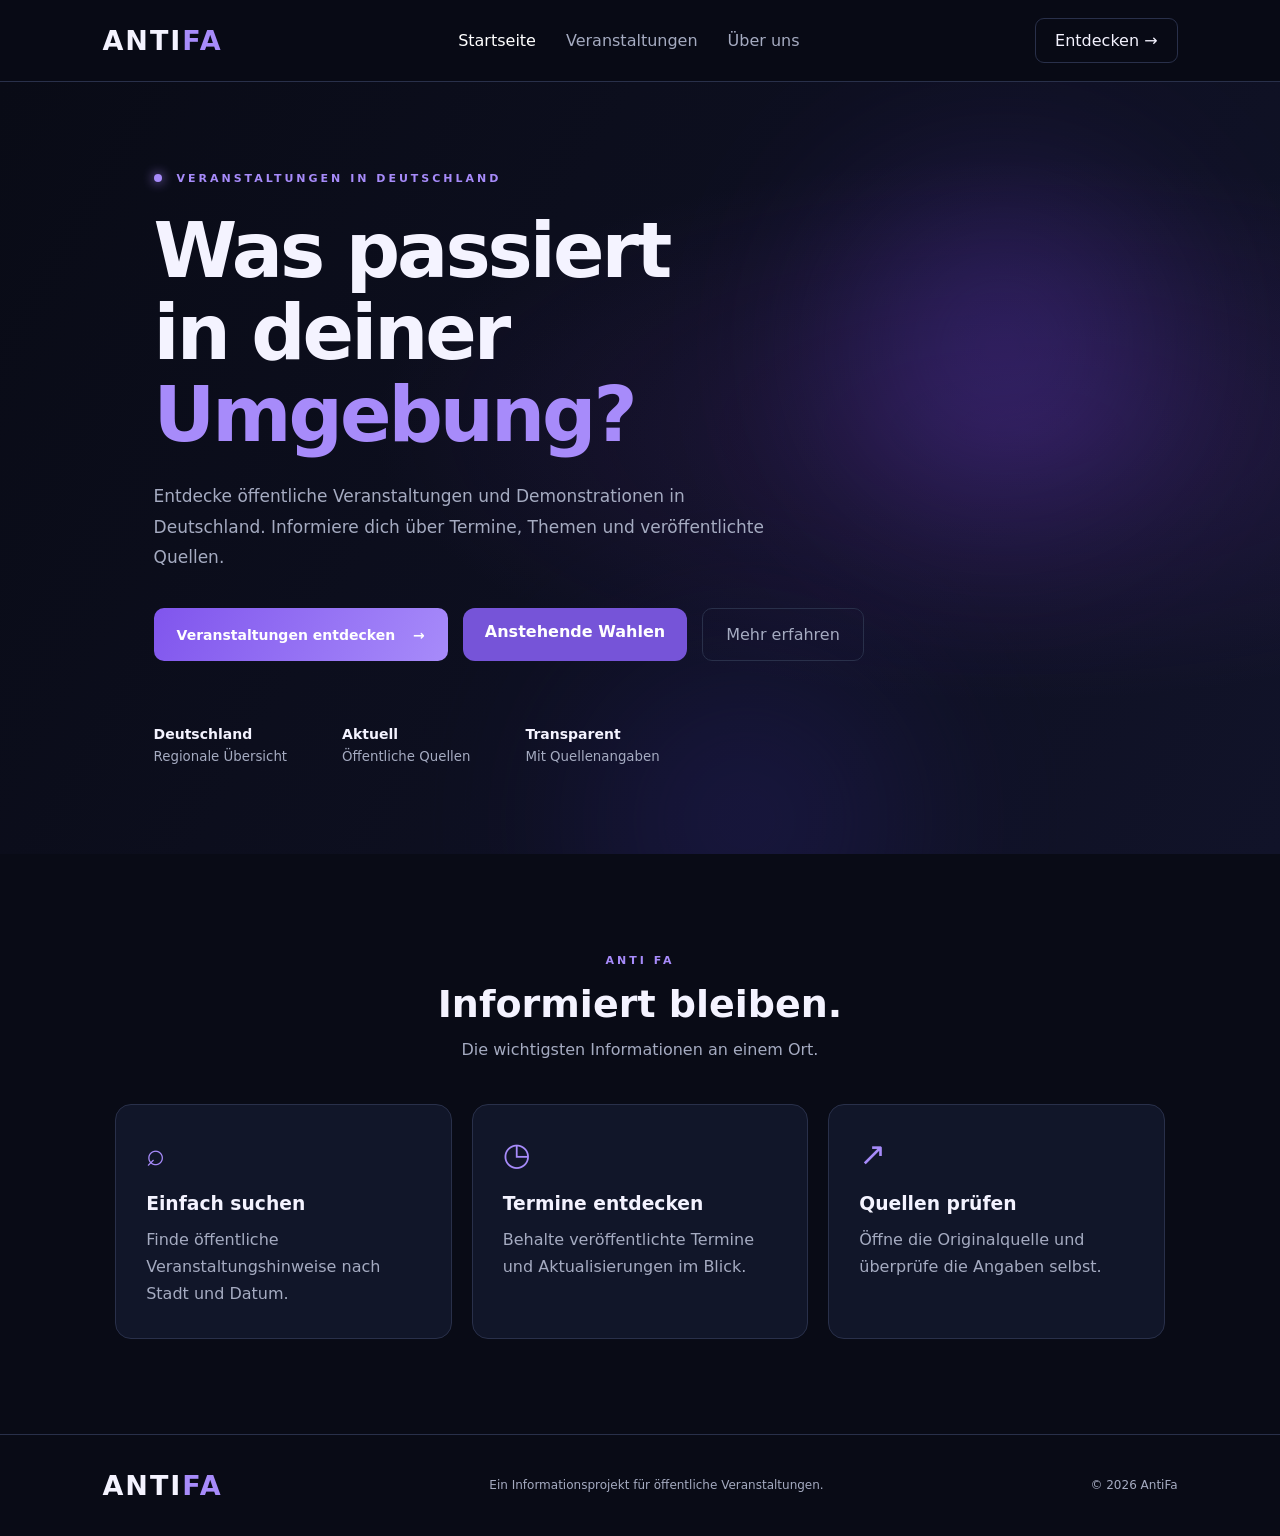
<file: index.html>
<!DOCTYPE html>
<html lang="de">
<head>
  <meta charset="UTF-8">
  <meta name="viewport" content="width=device-width, initial-scale=1.0">
  <meta name="theme-color" content="#090b16">
  <title>AntiFa – Veranstaltungen entdecken</title>
  <link rel="stylesheet" href="style.css">
</head>
<body>
  <header class="navbar">
    <a class="brand" href="index.html">ANTI<span>FA</span></a>
    <nav>
      <a class="active" href="index.html">Startseite</a>
      <a href="demos.html">Veranstaltungen</a>
      <a href="#about">Über uns</a>
    </nav>
    <a class="nav-button" href="demos.html">Entdecken →</a>
  </header>

  <main>
    <section class="hero">
      <div class="glow glow-one"></div>
      <div class="glow glow-two"></div>
      <div class="hero-content">
        <div class="eyebrow">
          <span class="status-dot"></span>
          VERANSTALTUNGEN IN DEUTSCHLAND
        </div>

        <h1>Was passiert<br>in deiner <span>Umgebung?</span></h1>

        <p>
          Entdecke öffentliche Veranstaltungen und
          Demonstrationen in Deutschland. Informiere dich
          über Termine, Themen und veröffentlichte Quellen.
        </p>

        <div class="hero-actions">
          <a class="primary-button" href="demos.html">
            Veranstaltungen entdecken <span>→</span>
          </a>
          
          <a href="wahlen.html" class="election-button">
            Anstehende Wahlen
          </a>

          <a class="secondary-button" href="#about">
            Mehr erfahren
          </a>
        </div>

        <div class="hero-stats">
          <div><strong>Deutschland</strong><small>Regionale Übersicht</small></div>
          <div><strong>Aktuell</strong><small>Öffentliche Quellen</small></div>
          <div><strong>Transparent</strong><small>Mit Quellenangaben</small></div>
        </div>
      </div>
    </section>

    <section class="features" id="about">
      <div class="section-heading">
        <span class="eyebrow">ANTI FA</span>
        <h2>Informiert bleiben.</h2>
        <p>Die wichtigsten Informationen an einem Ort.</p>
      </div>

      <div class="feature-grid">
        <article class="feature-card">
          <div class="feature-icon">⌕</div>
          <h3>Einfach suchen</h3>
          <p>Finde öffentliche Veranstaltungshinweise nach Stadt und Datum.</p>
        </article>
        <article class="feature-card">
          <div class="feature-icon">◷</div>
          <h3>Termine entdecken</h3>
          <p>Behalte veröffentlichte Termine und Aktualisierungen im Blick.</p>
        </article>
        <article class="feature-card">
          <div class="feature-icon">↗</div>
          <h3>Quellen prüfen</h3>
          <p>Öffne die Originalquelle und überprüfe die Angaben selbst.</p>
        </article>
      </div>
    </section>
  </main>

  <footer>
    <a class="brand" href="index.html">ANTI<span>FA</span></a>
    <p>Ein Informationsprojekt für öffentliche Veranstaltungen.</p>
    <small>© 2026 AntiFa</small>
  </footer>
</body>
</html>
</file>
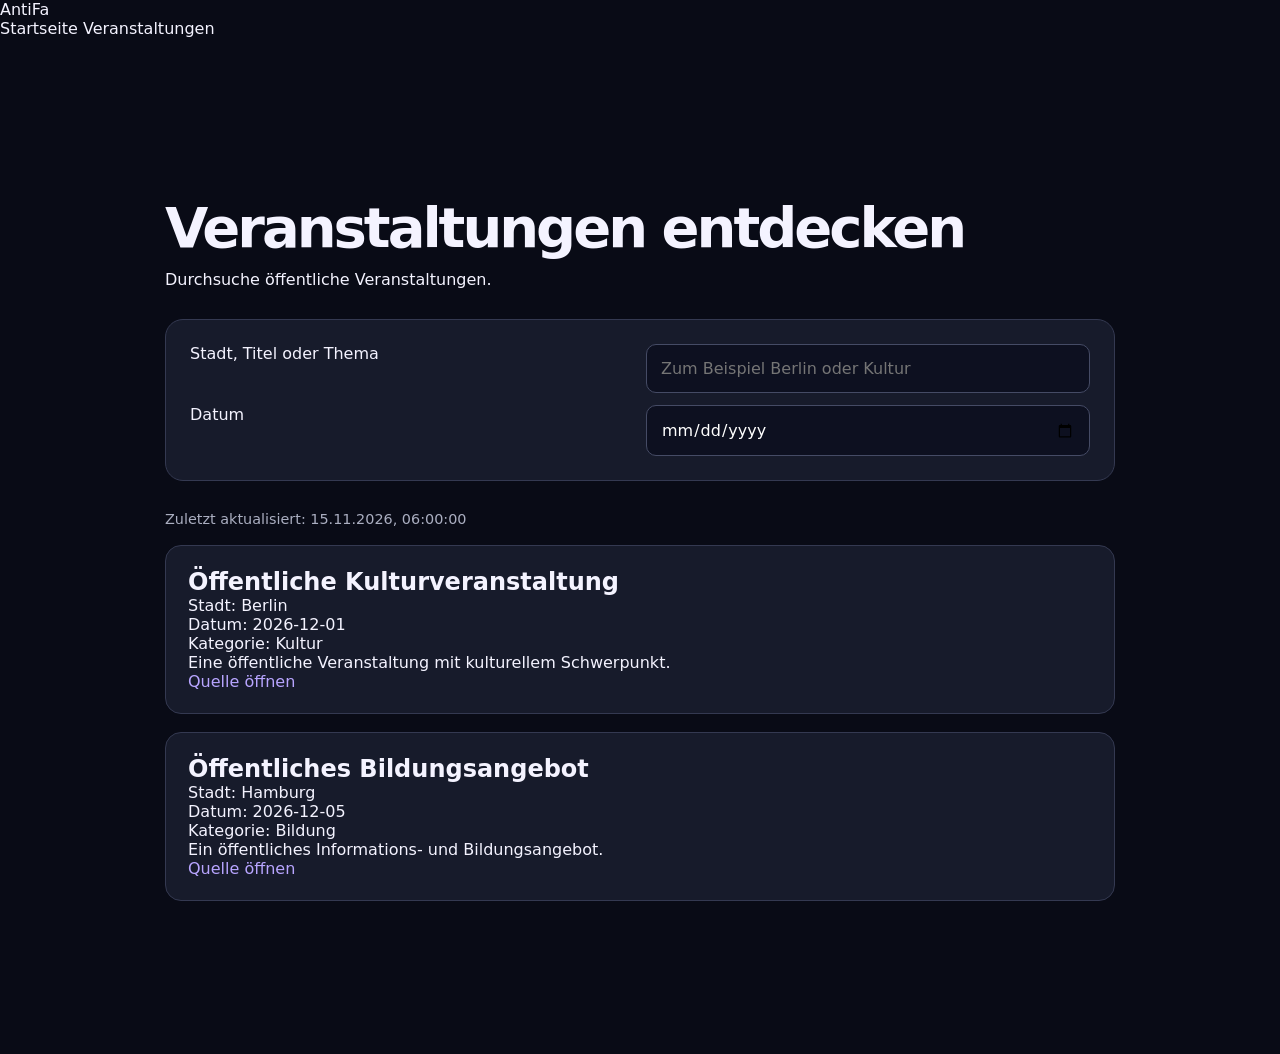
<file: demos.html>
<!DOCTYPE html>
<html lang="de">
<head>
  <meta charset="UTF-8">
  <meta name="viewport" content="width=device-width, initial-scale=1.0">
  <title>AntiFa – Veranstaltungen</title>
  <link rel="stylesheet" href="style.css">
  <script src="script.js" defer></script>
</head>

<body>
  <header class="site-header">
    <a class="logo" href="index.html">AntiFa</a>
    <nav>
      <a href="index.html">Startseite</a>
      <a href="demos.html">Veranstaltungen</a>
    </nav>
  </header>

  <main class="events-page">
    <h1>Veranstaltungen entdecken</h1>
    <p>Durchsuche öffentliche Veranstaltungen.</p>

    <section class="search-panel">
      <label for="search">Stadt, Titel oder Thema</label>
      <input
        id="search"
        type="search"
        placeholder="Zum Beispiel Berlin oder Kultur"
      >

      <label for="date">Datum</label>
      <input id="date" type="date">
    </section>

    <p class="update-info">
      Zuletzt aktualisiert:
      <span id="last-updated">Wird geladen …</span>
    </p>

    <section id="results" aria-live="polite">
      Veranstaltungen werden geladen …
    </section>
  </main>
</body>
</html>
</file>
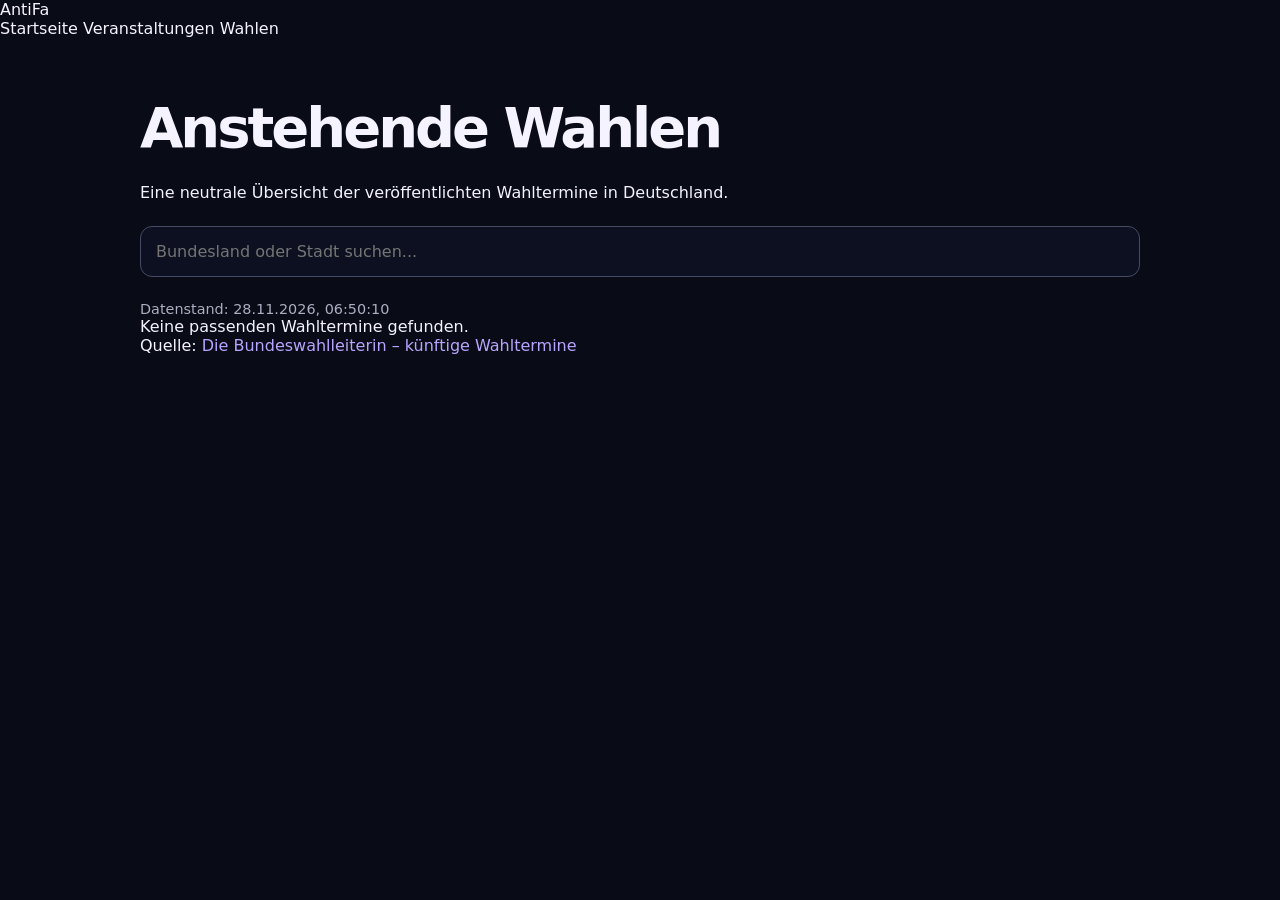
<file: wahlen.html>
<!DOCTYPE html>
<html lang="de">
<head>
  <meta charset="UTF-8">
  <meta name="viewport" content="width=device-width, initial-scale=1.0">
  <title>AntiFa – Anstehende Wahlen</title>
  <link rel="stylesheet" href="style.css">
  <script src="wahlen.js" defer></script>
</head>
<body>
  <header class="site-header">
    <a class="logo" href="index.html">AntiFa</a>
    <nav>
      <a href="index.html">Startseite</a>
      <a href="demos.html">Veranstaltungen</a>
      <a href="wahlen.html">Wahlen</a>
    </nav>
  </header>

  <main class="elections-page">
    <h1>Anstehende Wahlen</h1>
    <p>Eine neutrale Übersicht der veröffentlichten Wahltermine in Deutschland.</p>

        
  <input
    id="election-search"
    type="search"
    list="election-suggestions"
    placeholder="Bundesland oder Stadt suchen..."
    aria-label="Wahlen durchsuchen"
  >

  <datalist id="election-suggestions">
    <option value="Baden-Württemberg">
    <option value="Bayern">
    <option value="Berlin">
    <option value="Brandenburg">
    <option value="Bremen">
    <option value="Hamburg">
    <option value="Hessen">
    <option value="Mecklenburg-Vorpommern">
    <option value="Niedersachsen">
    <option value="Nordrhein-Westfalen">
    <option value="Rheinland-Pfalz">
    <option value="Saarland">
    <option value="Sachsen">
    <option value="Sachsen-Anhalt">
    <option value="Schleswig-Holstein">
    <option value="Thüringen">
    <option value="Flensburg">
    <option value="Kiel">
    <option value="Lübeck">
    <option value="Hamburg">
    <option value="München">
    <option value="Berlin">
    <option value="Dresden">
    <option value="Potsdam">
    <option value="Hannover">
    <option value="Bremen">
    <option value="Stuttgart">
    <option value="Mainz">
    <option value="Düsseldorf">
    <option value="Magdeburg">
    <option value="Erfurt">
    <option value="Schwerin">
</datalist>


    <p class="update-info">
      Datenstand: <span id="election-updated">Wird geladen ...</span>
    </p>

    <p id="election-status" aria-live="polite">
      Wahltermine werden geladen ...
    </p>

    <section id="election-results"></section>

    <p class="source-note">
      Quelle:
      <a
        href="https://www.bundeswahlleiterin.de/service/wahltermine.html"
        target="_blank"
        rel="noopener noreferrer"
      >Die Bundeswahlleiterin – künftige Wahltermine</a>
    </p>
  </main>
</body>
</html>
</file>
<file: style.css>
:root {
  --bg: #090b16;
  --surface: #111629;
  --surface-light: #191f35;
  --border: #29304a;
  --text: #f4f3ff;
  --muted: #a5abc1;
  --purple: #a78bfa;
  --purple-dark: #8055ed;
}

* {
  margin: 0;
  padding: 0;
  box-sizing: border-box;
}

html {
  scroll-behavior: smooth;
}

body {
  background: var(--bg);
  color: var(--text);
  font-family: Inter, system-ui, Arial, sans-serif;
  min-height: 100vh;
  overflow-x: hidden;
}

a {
  color: inherit;
  text-decoration: none;
}

.navbar {
  height: 82px;
  padding: 0 8%;
  display: flex;
  align-items: center;
  justify-content: space-between;
  border-bottom: 1px solid var(--border);
  background: rgba(9, 11, 22, .92);
  position: sticky;
  top: 0;
  z-index: 10;
  backdrop-filter: blur(18px);
}

.brand {
  font-size: 27px;
  font-weight: 900;
  letter-spacing: 2px;
}

.brand span {
  color: var(--purple);
}

.navbar nav {
  display: flex;
  gap: 30px;
}

.navbar nav a {
  color: var(--muted);
  transition: color .25s;
}

.navbar nav a:hover,
.navbar nav a.active {
  color: white;
}

.nav-button {
  border: 1px solid var(--border);
  padding: 12px 19px;
  border-radius: 9px;
  transition: .25s;
}

.nav-button:hover {
  border-color: var(--purple);
  background: #a78bfa15;
}

.hero {
  min-height: 690px;
  display: flex;
  align-items: center;
  padding: 90px 12%;
  position: relative;
  overflow: hidden;
  background:
    radial-gradient(ellipse at 80% 45%, #4b267b50, transparent 45%),
    linear-gradient(120deg, #090b16, #111329);
}

.hero-content {
  max-width: 780px;
  position: relative;
  z-index: 2;
  animation: appear .9s ease both;
}

.eyebrow {
  color: var(--purple);
  font-size: 11px;
  font-weight: 800;
  letter-spacing: 3px;
}

.status-dot {
  display: inline-block;
  width: 8px;
  height: 8px;
  background: #a78bfa;
  border-radius: 50%;
  margin-right: 8px;
  box-shadow: 0 0 12px #a78bfa;
}

h1 {
  font-size: clamp(43px, 7vw, 76px);
  line-height: 1.08;
  letter-spacing: -3px;
  margin: 25px 0;
}

h1 span,
.page-intro h1 span {
  color: var(--purple);
}

.hero-content > p,
.page-intro > p {
  color: var(--muted);
  line-height: 1.8;
  font-size: 17px;
  max-width: 620px;
}

.hero-actions {
  display: flex;
  gap: 15px;
  flex-wrap: wrap;
  margin-top: 35px;
}

.primary-button {
  display: inline-flex;
  align-items: center;
  justify-content: center;
  gap: 18px;
  background: linear-gradient(120deg, var(--purple-dark), var(--purple));
  color: white;
  border: 0;
  border-radius: 10px;
  padding: 16px 23px;
  font-weight: 750;
  font-size: 14px;
  cursor: pointer;
  transition: transform .25s, box-shadow .25s;
}

.primary-button:hover {
  transform: translateY(-4px);
  box-shadow: 0 12px 35px #8055ed55;
}

.secondary-button {
  padding: 16px 23px;
  border: 1px solid var(--border);
  border-radius: 10px;
  color: var(--muted);
  transition: .25s;
}

.secondary-button:hover {
  color: white;
  border-color: var(--purple);
}

.glow {
  position: absolute;
  width: 300px;
  height: 300px;
  border-radius: 50%;
  filter: blur(100px);
  opacity: .3;
  animation: float 8s ease-in-out infinite alternate;
}

.glow-one {
  background: #7543ed;
  right: 10%;
  top: 15%;
}

.glow-two {
  background: #362a91;
  right: 30%;
  bottom: -15%;
  animation-delay: -4s;
}

.hero-stats {
  display: flex;
  gap: 55px;
  margin-top: 65px;
  flex-wrap: wrap;
}

.hero-stats div {
  display: grid;
  gap: 7px;
}

.hero-stats strong {
  font-size: 14px;
}

.hero-stats small {
  color: var(--muted);
}

.features {
  padding: 95px 9%;
}

.section-heading {
  text-align: center;
  margin-bottom: 45px;
}

.section-heading h2 {
  font-size: 38px;
  margin: 14px 0;
}

.section-heading p {
  color: var(--muted);
}

.feature-grid {
  display: grid;
  grid-template-columns: repeat(3, 1fr);
  gap: 20px;
}

.feature-card {
  padding: 30px;
  background: var(--surface);
  border: 1px solid var(--border);
  border-radius: 16px;
  transition: .3s;
}

.feature-card:hover {
  transform: translateY(-7px);
  border-color: var(--purple);
  background: var(--surface-light);
}

.feature-icon {
  font-size: 32px;
  color: var(--purple);
  margin-bottom: 20px;
}

.feature-card h3 {
  margin-bottom: 12px;
}

.feature-card p {
  color: var(--muted);
  line-height: 1.7;
}

.events-page {
  max-width: 1150px;
  margin: auto;
  padding: 75px 25px;
}

.page-intro {
  margin-bottom: 40px;
}

.page-intro h1 {
  font-size: clamp(38px, 5vw, 58px);
  margin: 20px 0;
}

.search-panel {
  padding: 25px;
  display: grid;
  grid-template-columns: 1fr 1fr;
  gap: 20px;
  background: var(--surface);
  border: 1px solid var(--border);
  border-radius: 17px;
}

.field {
  display: grid;
  gap: 10px;
}

.field label {
  font-size: 13px;
  font-weight: 700;
  color: #d5d6e5;
}

.field input {
  background: var(--bg);
  color: white;
  border: 1px solid var(--border);
  padding: 15px;
  border-radius: 9px;
  font: inherit;
  min-width: 0;
}

.field input:focus {
  outline: 1px solid var(--purple);
  border-color: var(--purple);
}

.search-button {
  align-self: end;
}

.reset-button {
  background: transparent;
  color: var(--muted);
  border: 1px solid var(--border);
  padding: 14px;
  border-radius: 9px;
  cursor: pointer;
}

.reset-button:hover {
  color: white;
  border-color: var(--purple);
}

.results-heading {
  display: flex;
  justify-content: space-between;
  align-items: end;
  gap: 15px;
  margin: 55px 0 25px;
}

.results-heading h2 {
  margin-top: 10px;
  font-size: 28px;
}

.result-count {
  color: var(--muted);
  font-size: 13px;
}

.notice {
  padding: 15px 18px;
  border: 1px solid var(--border);
  border-radius: 10px;
  color: var(--muted);
  margin-bottom: 25px;
  background: #111629;
  line-height: 1.6;
}

.event-grid {
  display: grid;
  grid-template-columns: repeat(2, 1fr);
  gap: 18px;
}

.event-card {
  padding: 23px;
  background: var(--surface);
  border: 1px solid var(--border);
  border-radius: 15px;
  animation: appear .5s ease both;
  transition: .25s;
}

.event-card:hover {
  border-color: var(--purple);
  transform: translateY(-4px);
}

.event-card h3 {
  font-size: 19px;
  margin: 12px 0;
}

.event-meta {
  color: var(--muted);
  font-size: 13px;
  line-height: 2;
}

.event-description {
  color: #c5c9d9;
  line-height: 1.7;
  margin-top: 15px;
}

.source-link {
  display: inline-block;
  color: var(--purple);
  font-size: 13px;
  margin-top: 17px;
  font-weight: 700;
}

.source-link:hover {
  text-decoration: underline;
}

.source-info {
  margin-top: 65px;
  padding: 30px;
  border: 1px solid var(--border);
  border-radius: 15px;
  background: var(--surface);
}

.source-info p {
  color: var(--muted);
  line-height: 1.7;
  margin: 15px 0;
}

.source-info a {
  color: var(--purple);
}

.empty-state {
  color: var(--muted);
  padding: 30px;
  text-align: center;
  border: 1px dashed var(--border);
  border-radius: 12px;
  grid-column: 1 / -1;
}

footer {
  padding: 35px 8%;
  border-top: 1px solid var(--border);
  display: flex;
  justify-content: space-between;
  align-items: center;
  gap: 20px;
  flex-wrap: wrap;
}

footer p,
footer small {
  color: var(--muted);
  font-size: 12px;
}

@keyframes appear {
  from { opacity: 0; transform: translateY(22px); }
  to { opacity: 1; transform: translateY(0); }
}

@keyframes float {
  from { transform: translate(0, 0); }
  to { transform: translate(-45px, 35px); }
}

@media (max-width: 750px) {
  .navbar {
    padding: 0 5%;
    height: 70px;
  }

  .navbar nav {
    gap: 13px;
    font-size: 12px;
  }

  .nav-button {
    display: none;
  }

  .hero {
    padding: 75px 7%;
    min-height: 620px;
  }

  .hero-stats {
    gap: 25px;
  }

  .feature-grid,
  .event-grid {
    grid-template-columns: 1fr;
  }

  .features {
    padding: 70px 6%;
  }

  .search-panel {
    grid-template-columns: 1fr;
  }

  footer {
    flex-direction: column;
    text-align: center;
  }
}

@media (prefers-reduced-motion: reduce) {
  *, *::before, *::after {
    animation-duration: .01ms !important;
    transition-duration: .01ms !important;
    scroll-behavior: auto !important;
  }
}


.events-page {
  width: min(1000px, 92%);
  margin: 60px auto;
}

.events-page h1 {
  font-size: clamp(2rem, 5vw, 3.5rem);
  margin-bottom: 12px;
}

.search-panel {
  display: grid;
  gap: 12px;
  margin: 30px 0;
  padding: 24px;
  background: #171b2b;
  border: 1px solid #343951;
  border-radius: 18px;
}

.search-panel input {
  width: 100%;
  padding: 14px;
  border: 1px solid #454b65;
  border-radius: 10px;
  background: #0d1020;
  color: white;
  font: inherit;
}

.event-card {
  margin: 18px 0;
  padding: 22px;
  background: #171b2b;
  border: 1px solid #343951;
  border-radius: 16px;
  animation: appear 0.35s ease;
}

.event-card h2 {
  margin-top: 0;
}

.event-card a {
  color: #b8a5ff;
}

.update-info {
  color: #aaaec0;
  font-size: 0.9rem;
}

@keyframes appear {
  from {
    opacity: 0;
    transform: translateY(10px);
  }

  to {
    opacity: 1;
    transform: translateY(0);
  }
}


.elections-page {
  width: min(1000px, 92%);
  margin: 60px auto;
}

.elections-page h1 {
  font-size: clamp(2rem, 5vw, 3.5rem);
}

#election-search {
  width: 100%;
  padding: 15px;
  margin: 24px 0;
  border-radius: 12px;
  border: 1px solid #454b65;
  background: #0d1020;
  color: white;
  font: inherit;
}

.election-card {
  background: #171b2b;
  border: 1px solid #343951;
  border-radius: 16px;
  padding: 22px;
  margin: 18px 0;
  animation: appear 0.35s ease;
}

.election-card h2 {
  margin-top: 0;
}

.election-card a,
.source-note a {
  color: #b8a5ff;
}

.election-button {
  display: inline-block;
  padding: 14px 22px;
  border-radius: 12px;
  background: #7654d8;
  color: white;
  text-decoration: none;
  font-weight: bold;
  transition: transform 0.2s, opacity 0.2s;
}

.election-button:hover {
  transform: translateY(-3px);
  opacity: 0.9;
}
</file>
